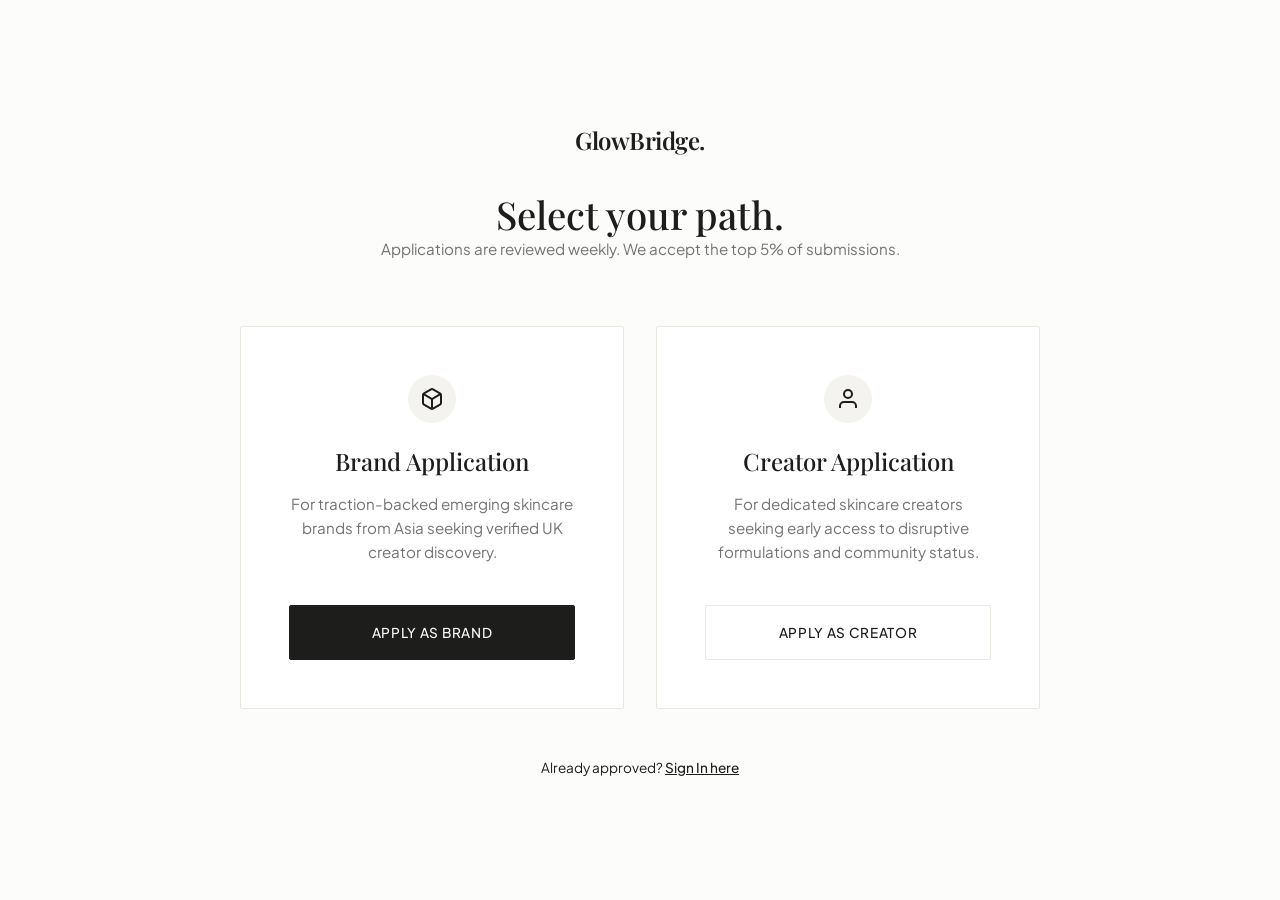
<file: apply.html>
<!DOCTYPE html>
<html lang="en">
<head>
    <meta charset="UTF-8">
    <meta name="viewport" content="width=device-width, initial-scale=1.0">
    <title>Apply | GlowBridge</title>
    <!-- Google Fonts -->
    <link rel="preconnect" href="https://fonts.googleapis.com">
    <link rel="preconnect" href="https://fonts.gstatic.com" crossorigin>
    <link href="https://fonts.googleapis.com/css2?family=Plus+Jakarta+Sans:wght@300;400;500;600&family=Playfair+Display:wght@400;500;600&display=swap" rel="stylesheet">
    <link rel="stylesheet" href="style.css">
    <style>
        .apply-container {
            min-height: 100vh;
            display: flex;
            align-items: center;
            justify-content: center;
            background: var(--bg-main);
            padding: 4rem 2rem;
        }
        .apply-wrapper {
            max-width: 800px;
            width: 100%;
        }
        .apply-header {
            text-align: center;
            margin-bottom: 4rem;
        }
        .apply-paths {
            display: grid;
            grid-template-columns: 1fr 1fr;
            gap: 2rem;
        }
        .path-card {
            background: white;
            padding: 3rem;
            border: 1px solid var(--border);
            border-radius: var(--radius-sm);
            text-align: center;
            transition: var(--shadow-hover);
            display: flex;
            flex-direction: column;
            justify-content: space-between;
        }
        .path-card:hover {
            box-shadow: var(--shadow-soft);
            border-color: var(--accent-dark);
        }
        .path-icon {
            width: 48px;
            height: 48px;
            background: var(--bg-alt);
            border-radius: 50%;
            display: flex;
            align-items: center;
            justify-content: center;
            margin: 0 auto 1.5rem;
            color: var(--text-main);
        }
        .path-title {
            font-size: 1.5rem;
            margin-bottom: 1rem;
        }
        .path-body {
            font-size: 0.95rem;
            margin-bottom: 2.5rem;
        }
        @media (max-width: 768px) {
            .apply-paths {
                grid-template-columns: 1fr;
            }
        }
    </style>
</head>
<body>
    <div class="apply-container">
        <div class="apply-wrapper fade-in-up visible">
            
            <div class="apply-header">
                <a href="index.html" class="logo" style="display: block; margin-bottom: 2rem;">GlowBridge.</a>
                <h1 style="font-size: var(--fs-h2);">Select your path.</h1>
                <p>Applications are reviewed weekly. We accept the top 5% of submissions.</p>
            </div>
            
            <div class="apply-paths">
                <!-- Brand Apply -->
                <div class="path-card">
                    <div>
                        <div class="path-icon">
                            <svg width="24" height="24" viewBox="0 0 24 24" fill="none" stroke="currentColor" stroke-width="2"><path d="M21 16V8a2 2 0 0 0-1-1.73l-7-4a2 2 0 0 0-2 0l-7 4A2 2 0 0 0 3 8v8a2 2 0 0 0 1 1.73l7 4a2 2 0 0 0 2 0l7-4A2 2 0 0 0 21 16z"></path><polyline points="3.27 6.96 12 12.01 20.73 6.96"></polyline><line x1="12" y1="22.08" x2="12" y2="12"></line></svg>
                        </div>
                        <h2 class="path-title">Brand Application</h2>
                        <p class="path-body">For traction-backed emerging skincare brands from Asia seeking verified UK creator discovery.</p>
                    </div>
                    <a href="#" class="btn-primary w-100" style="width: 100%;">Apply as Brand</a>
                </div>
                
                <!-- Creator Apply -->
                <div class="path-card">
                    <div>
                        <div class="path-icon">
                            <svg width="24" height="24" viewBox="0 0 24 24" fill="none" stroke="currentColor" stroke-width="2"><path d="M20 21v-2a4 4 0 0 0-4-4H8a4 4 0 0 0-4 4v2"></path><circle cx="12" cy="7" r="4"></circle></svg>
                        </div>
                        <h2 class="path-title">Creator Application</h2>
                        <p class="path-body">For dedicated skincare creators seeking early access to disruptive formulations and community status.</p>
                    </div>
                    <a href="#" class="btn-secondary w-100" style="width: 100%;">Apply as Creator</a>
                </div>
            </div>
            
            <div style="text-align: center; margin-top: 3rem; font-size: 0.85rem;">
                Already approved? <a href="sign-in.html" style="font-weight: 500; text-decoration: underline;">Sign In here</a>
            </div>
            
        </div>
    </div>
</body>
</html>
</file>
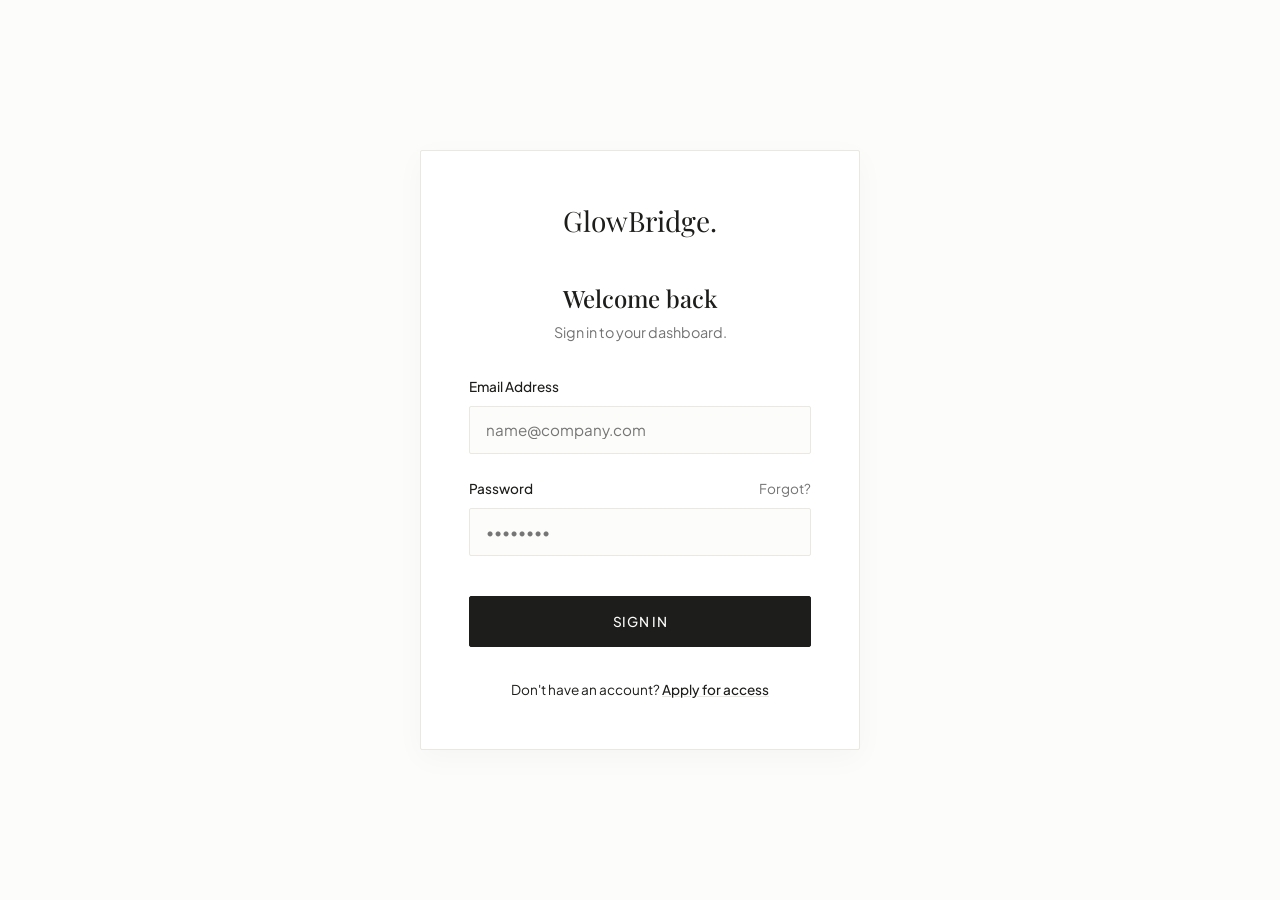
<file: sign-in.html>
<!DOCTYPE html>
<html lang="en">
<head>
    <meta charset="UTF-8">
    <meta name="viewport" content="width=device-width, initial-scale=1.0">
    <title>Sign In | GlowBridge</title>
    <!-- Google Fonts -->
    <link rel="preconnect" href="https://fonts.googleapis.com">
    <link rel="preconnect" href="https://fonts.gstatic.com" crossorigin>
    <link href="https://fonts.googleapis.com/css2?family=Plus+Jakarta+Sans:wght@300;400;500;600&family=Playfair+Display:wght@400;500;600&display=swap" rel="stylesheet">
    <link rel="stylesheet" href="style.css">
    <style>
        .auth-container {
            min-height: 100vh;
            display: flex;
            align-items: center;
            justify-content: center;
            background: var(--bg-main);
            padding: 2rem;
        }
        .auth-card {
            background: white;
            width: 100%;
            max-width: 440px;
            padding: 3rem;
            border: 1px solid var(--border);
            border-radius: var(--radius-sm);
            text-align: center;
            box-shadow: var(--shadow-soft);
        }
        .auth-logo {
            font-family: var(--font-heading);
            font-size: 1.75rem;
            color: var(--text-main);
            display: block;
            margin-bottom: 2.5rem;
        }
        .form-group {
            margin-bottom: 1.5rem;
            text-align: left;
        }
        .form-label {
            display: block;
            font-size: 0.85rem;
            font-weight: 500;
            margin-bottom: 0.5rem;
            color: var(--text-main);
        }
        .form-input {
            width: 100%;
            padding: 0.85rem 1rem;
            border: 1px solid var(--border);
            border-radius: var(--radius-sm);
            font-family: var(--font-sans);
            font-size: 0.95rem;
            background: var(--bg-main);
            outline: none;
            transition: border-color 0.3s;
        }
        .form-input:focus {
            border-color: var(--accent-dark);
            background: white;
        }
        .auth-btn {
            width: 100%;
            margin-top: 1rem;
        }
        .auth-links {
            margin-top: 2rem;
            font-size: 0.85rem;
        }
        .auth-links a {
            color: var(--text-main);
            font-weight: 500;
            text-decoration: underline;
            text-decoration-color: var(--border);
        }
        .auth-links a:hover {
            text-decoration-color: var(--text-main);
        }
    </style>
</head>
<body>
    <div class="auth-container fade-in-up visible">
        <div class="auth-card">
            <a href="index.html" class="auth-logo">GlowBridge.</a>
            <h2 style="font-size: 1.5rem; margin-bottom: 0.5rem;">Welcome back</h2>
            <p style="font-size: 0.9rem; margin-bottom: 2rem;">Sign in to your dashboard.</p>
            
            <form action="#" method="get">
                <div class="form-group">
                    <label class="form-label">Email Address</label>
                    <input type="email" class="form-input" placeholder="name@company.com" required>
                </div>
                <div class="form-group">
                    <label class="form-label" style="display: flex; justify-content: space-between;">
                        Password
                        <a href="#" style="font-weight: normal; color: var(--text-muted); text-decoration: none;">Forgot?</a>
                    </label>
                    <input type="password" class="form-input" placeholder="••••••••" required>
                </div>
                <button type="submit" class="btn-primary auth-btn">Sign In</button>
            </form>
            
            <div class="auth-links">
                Don't have an account? <a href="apply.html">Apply for access</a>
            </div>
        </div>
    </div>
</body>
</html>
</file>
<file: style.css>
:root {
    --bg-main: #FCFCFA;
    --bg-surface: #FFFFFF;
    --bg-alt: #F5F3EF;
    --text-main: #1D1D1B;
    --text-muted: #737373;
    --accent: #D9C8B6; /* Calm warm beige */
    --accent-dark: #BFA993;
    --border: #EBE8E1;
    
    --container-max: 1100px; /* narrowed for elegance */
    
    /* Reduced scale for a more delicate aesthetic */
    --fs-hero: clamp(2.25rem, 4vw, 3.5rem);
    --fs-h2: clamp(1.75rem, 3vw, 2.5rem);
    --fs-h3: clamp(1.15rem, 2vw, 1.4rem);
    --fs-body: 0.95rem;
    --fs-small: 0.85rem;

    --font-heading: 'Playfair Display', serif;
    --font-sans: 'Plus Jakarta Sans', sans-serif;
    
    --radius-sm: 2px;
    --radius-md: 4px;
    --radius-lg: 12px;
    
    --shadow-soft: 0 8px 30px rgba(0,0,0,0.03);
    --shadow-hover: 0 15px 40px rgba(0,0,0,0.06);
}

/* Reset */
* { margin: 0; padding: 0; box-sizing: border-box; }
body {
    background-color: var(--bg-main);
    color: var(--text-main);
    font-family: var(--font-sans);
    line-height: 1.6;
    font-size: var(--fs-body);
    -webkit-font-smoothing: antialiased;
    overflow-x: hidden;
}
h1, h2, h3, h4 {
    font-family: var(--font-heading);
    font-weight: 500;
    line-height: 1.2;
}
p {
    color: var(--text-muted);
}
a { text-decoration: none; color: inherit; transition: all 0.3s ease; }
img { max-width: 100%; height: auto; display: block; }
ul, ol { list-style: none; }

.container {
    width: 100%;
    max-width: var(--container-max);
    margin: 0 auto;
    padding: 0 2rem;
}
.section-padding { padding: 6rem 0; }
.alt-bg { background-color: var(--bg-alt); }

/* Buttons */
.btn-primary, .btn-secondary {
    display: inline-flex;
    align-items: center;
    justify-content: center;
    font-family: var(--font-sans);
    font-size: var(--fs-small);
    text-transform: uppercase;
    letter-spacing: 0.05em;
    font-weight: 500;
    padding: 1rem 2rem;
    border-radius: var(--radius-sm);
    transition: all 0.3s ease;
    cursor: pointer;
}
.btn-primary {
    background: var(--text-main);
    color: var(--bg-main);
    border: 1px solid var(--text-main);
}
.btn-primary:hover {
    background: transparent;
    color: var(--text-main);
}
.btn-secondary {
    background: transparent;
    color: var(--text-main);
    border: 1px solid var(--border);
}
.btn-secondary:hover {
    border-color: var(--text-main);
}
.btn-sm { padding: 0.75rem 1.5rem; }
.btn-lg { padding: 1.25rem 2.5rem; }
.btn-text {
    font-size: var(--fs-small);
    font-weight: 500;
    text-transform: uppercase;
    letter-spacing: 0.05em;
    position: relative;
}
.btn-text::after {
    content: '';
    position: absolute;
    bottom: -4px;
    left: 0;
    width: 0%;
    height: 1px;
    background: var(--text-main);
    transition: width 0.3s ease;
}
.btn-text:hover::after { width: 100%; }

/* Navigation */
.navbar {
    position: fixed;
    top: 0;
    width: 100%;
    z-index: 100;
    background: rgba(252, 252, 250, 0.9);
    backdrop-filter: blur(10px);
    border-bottom: 1px solid var(--border);
}
.nav-container {
    display: flex;
    justify-content: space-between;
    align-items: center;
    height: 80px;
}
.logo {
    font-family: var(--font-heading);
    font-size: 1.5rem;
    font-weight: 600;
    letter-spacing: -0.02em;
    color: var(--text-main);
}
.nav-links {
    display: flex;
    gap: 3rem;
}
.nav-links a {
    font-size: var(--fs-small);
    font-weight: 500;
    color: var(--text-muted);
    text-transform: uppercase;
    letter-spacing: 0.05em;
}
.nav-links a:hover { color: var(--text-main); }
.nav-actions {
    display: flex;
    align-items: center;
    gap: 2rem;
}
.mobile-menu-btn {
    display: none;
    background: none;
    border: none;
    color: var(--text-main);
    cursor: pointer;
}

/* Hero Section */
.hero {
    padding-top: 160px;
    padding-bottom: 6rem;
    text-align: center;
}
.hero-container {
    max-width: 900px;
}
.badge {
    display: inline-flex;
    align-items: center;
    gap: 0.5rem;
    background: white;
    border: 1px solid var(--border);
    padding: 0.5rem 1rem;
    border-radius: 50px;
    font-size: 0.75rem;
    text-transform: uppercase;
    letter-spacing: 0.05em;
    color: var(--text-muted);
    margin-bottom: 2rem;
}
.badge-dot {
    width: 6px;
    height: 6px;
    border-radius: 50%;
    background: var(--accent-dark);
}
.hero-title {
    font-size: var(--fs-hero);
    margin-bottom: 1.5rem;
    letter-spacing: -0.01em;
}
.hero-title i {
    font-style: italic;
    color: var(--accent-dark);
    font-weight: 400;
}
.hero-subtitle {
    font-size: 1.1rem;
    max-width: 600px;
    margin: 0 auto 3rem;
}
.hero-cta {
    display: flex;
    gap: 1rem;
    justify-content: center;
    margin-bottom: 4rem;
}
.hero-visual {
    position: relative;
    border-radius: var(--radius-lg);
    overflow: hidden;
    box-shadow: var(--shadow-soft);
}
.hero-visual img {
    width: 100%;
    aspect-ratio: 21/9;
    object-fit: cover;
}

/* Float Card */
.visual-card {
    position: absolute;
    bottom: -20px;
    right: 40px;
    background: white;
    padding: 1.5rem;
    border: 1px solid var(--border);
    box-shadow: var(--shadow-soft);
    display: flex;
    align-items: center;
    gap: 1rem;
    border-radius: var(--radius-sm);
    transform: translateY(-50%);
}
.icon-circle {
    width: 40px;
    height: 40px;
    background: var(--bg-alt);
    border-radius: 50%;
    display: flex;
    align-items: center;
    justify-content: center;
    color: var(--text-main);
}
.visual-card .text {
    display: flex;
    flex-direction: column;
}
.visual-card strong {
    font-size: var(--fs-body);
    font-weight: 600;
}
.visual-card span {
    font-size: 0.8rem;
    color: var(--text-muted);
}

/* Sections */
.section-header {
    max-width: 600px;
    margin-bottom: 4rem;
}
.section-title {
    font-size: var(--fs-h2);
    margin-bottom: 1rem;
}
.section-badge {
    text-transform: uppercase;
    font-size: 0.75rem;
    letter-spacing: 0.1em;
    color: var(--accent-dark);
    margin-bottom: 1rem;
    font-weight: 600;
}

/* Principles */
.principles-grid {
    display: grid;
    grid-template-columns: repeat(3, 1fr);
    gap: 2rem;
}
.principle-card {
    background: white;
    padding: 3rem 2rem;
    border: 1px solid var(--border);
    text-align: center;
    transition: var(--shadow-hover);
}
.principle-card:hover {
    box-shadow: var(--shadow-soft);
}
.principle-card .icon-wrapper {
    width: 48px;
    height: 48px;
    margin: 0 auto 1.5rem;
    color: var(--accent-dark);
}
.principle-card h3 {
    font-size: var(--fs-h3);
    margin-bottom: 1rem;
}
.principle-card p {
    font-size: 0.9rem;
}

/* Split Sections */
.split-container {
    display: grid;
    grid-template-columns: 1fr 1fr;
    gap: 4rem;
    align-items: center;
}
.split-container.reverse .split-visual { order: 2; }
.split-container.reverse .split-content { order: 1; }
.image-stack {
    position: relative;
}
.main-img {
    border-radius: var(--radius-sm);
    box-shadow: var(--shadow-soft);
    aspect-ratio: 4/5;
    object-fit: cover;
}
.stats-card {
    position: absolute;
    bottom: 2rem;
    left: -2rem;
    background: white;
    padding: 2rem;
    border: 1px solid var(--border);
    box-shadow: var(--shadow-soft);
    display: flex;
    flex-direction: column;
}
.stat-number {
    font-family: var(--font-heading);
    font-size: 3rem;
    line-height: 1;
    color: var(--text-main);
}
.stat-label {
    font-size: 0.85rem;
    text-transform: uppercase;
    letter-spacing: 0.05em;
    color: var(--text-muted);
}
.check-list { margin: 2rem 0; display: flex; flex-direction: column; gap: 1rem; }
.check-list li {
    display: flex;
    align-items: flex-start;
    gap: 1rem;
    font-size: 0.95rem;
    color: var(--text-main);
}
.check-icon {
    margin-top: 2px;
    color: var(--accent-dark);
}
.mt-6 { margin-top: 1.5rem; }

/* Events */
.events-grid {
    display: grid;
    grid-template-columns: 1fr 1fr;
    gap: 3rem;
}
.event-card {
    background: white;
    border: 1px solid var(--border);
    overflow: hidden;
}
.event-img-wrap { position: relative; }
.event-img { width: 100%; aspect-ratio: 16/10; object-fit: cover; }
.event-tag {
    position: absolute;
    top: 1rem;
    left: 1rem;
    background: white;
    padding: 0.25rem 0.75rem;
    font-size: 0.75rem;
    text-transform: uppercase;
    letter-spacing: 0.05em;
    font-weight: 600;
}
.event-info { padding: 2rem; }
.event-info h3 { font-size: var(--fs-h3); margin-bottom: 1rem; }

/* CTA */
.cta-box {
    background: var(--bg-alt);
    padding: 6rem 2rem;
    text-align: center;
    border: 1px solid var(--border);
}
.cta-title { font-size: var(--fs-h2); margin-bottom: 1rem; }
.cta-body { max-width: 500px; margin: 0 auto 3rem; }
.cta-actions { display: flex; gap: 1rem; justify-content: center; }

/* Footer */
.footer {
    background: white;
    padding: 4rem 0 2rem;
    border-top: 1px solid var(--border);
}
.footer-top {
    display: grid;
    grid-template-columns: 1.5fr 2fr;
    gap: 4rem;
    margin-bottom: 4rem;
}
.footer-desc {
    margin-top: 1rem;
    font-size: 0.85rem;
    max-width: 300px;
}
.footer-links {
    display: grid;
    grid-template-columns: repeat(3, 1fr);
    gap: 2rem;
}
.link-col h4 {
    font-family: var(--font-sans);
    font-size: 0.85rem;
    text-transform: uppercase;
    letter-spacing: 0.05em;
    margin-bottom: 1.5rem;
}
.link-col a {
    display: block;
    margin-bottom: 0.75rem;
    font-size: 0.85rem;
    color: var(--text-muted);
}
.link-col a:hover { color: var(--text-main); }
.footer-bottom {
    display: flex;
    justify-content: space-between;
    align-items: center;
    padding-top: 2rem;
    border-top: 1px solid var(--border);
    font-size: 0.75rem;
    color: var(--text-muted);
}
.social-links { display: flex; gap: 1.5rem; }
.social-links a { color: var(--text-main); font-weight: 500; }

/* Animations */
.fade-in-up {
    opacity: 0;
    transform: translateY(20px);
    transition: opacity 0.8s ease, transform 0.8s ease;
}
.fade-in-up.visible {
    opacity: 1;
    transform: translateY(0);
}

/* Mobile */
@media (max-width: 900px) {
    .nav-links, .nav-actions { display: none; }
    .mobile-menu-btn { display: block; }
    .hero-title { font-size: 2.25rem; }
    .principles-grid, .split-container, .events-grid { grid-template-columns: 1fr; }
    .split-container.reverse .split-visual { order: 1; }
    .split-container.reverse .split-content { order: 2; }
    .stats-card { left: 1rem; bottom: -2rem; }
    .footer-top { grid-template-columns: 1fr; }
    .footer-links { grid-template-columns: 1fr 1fr; }
    .hero-cta { flex-direction: column; }
}
</file>
